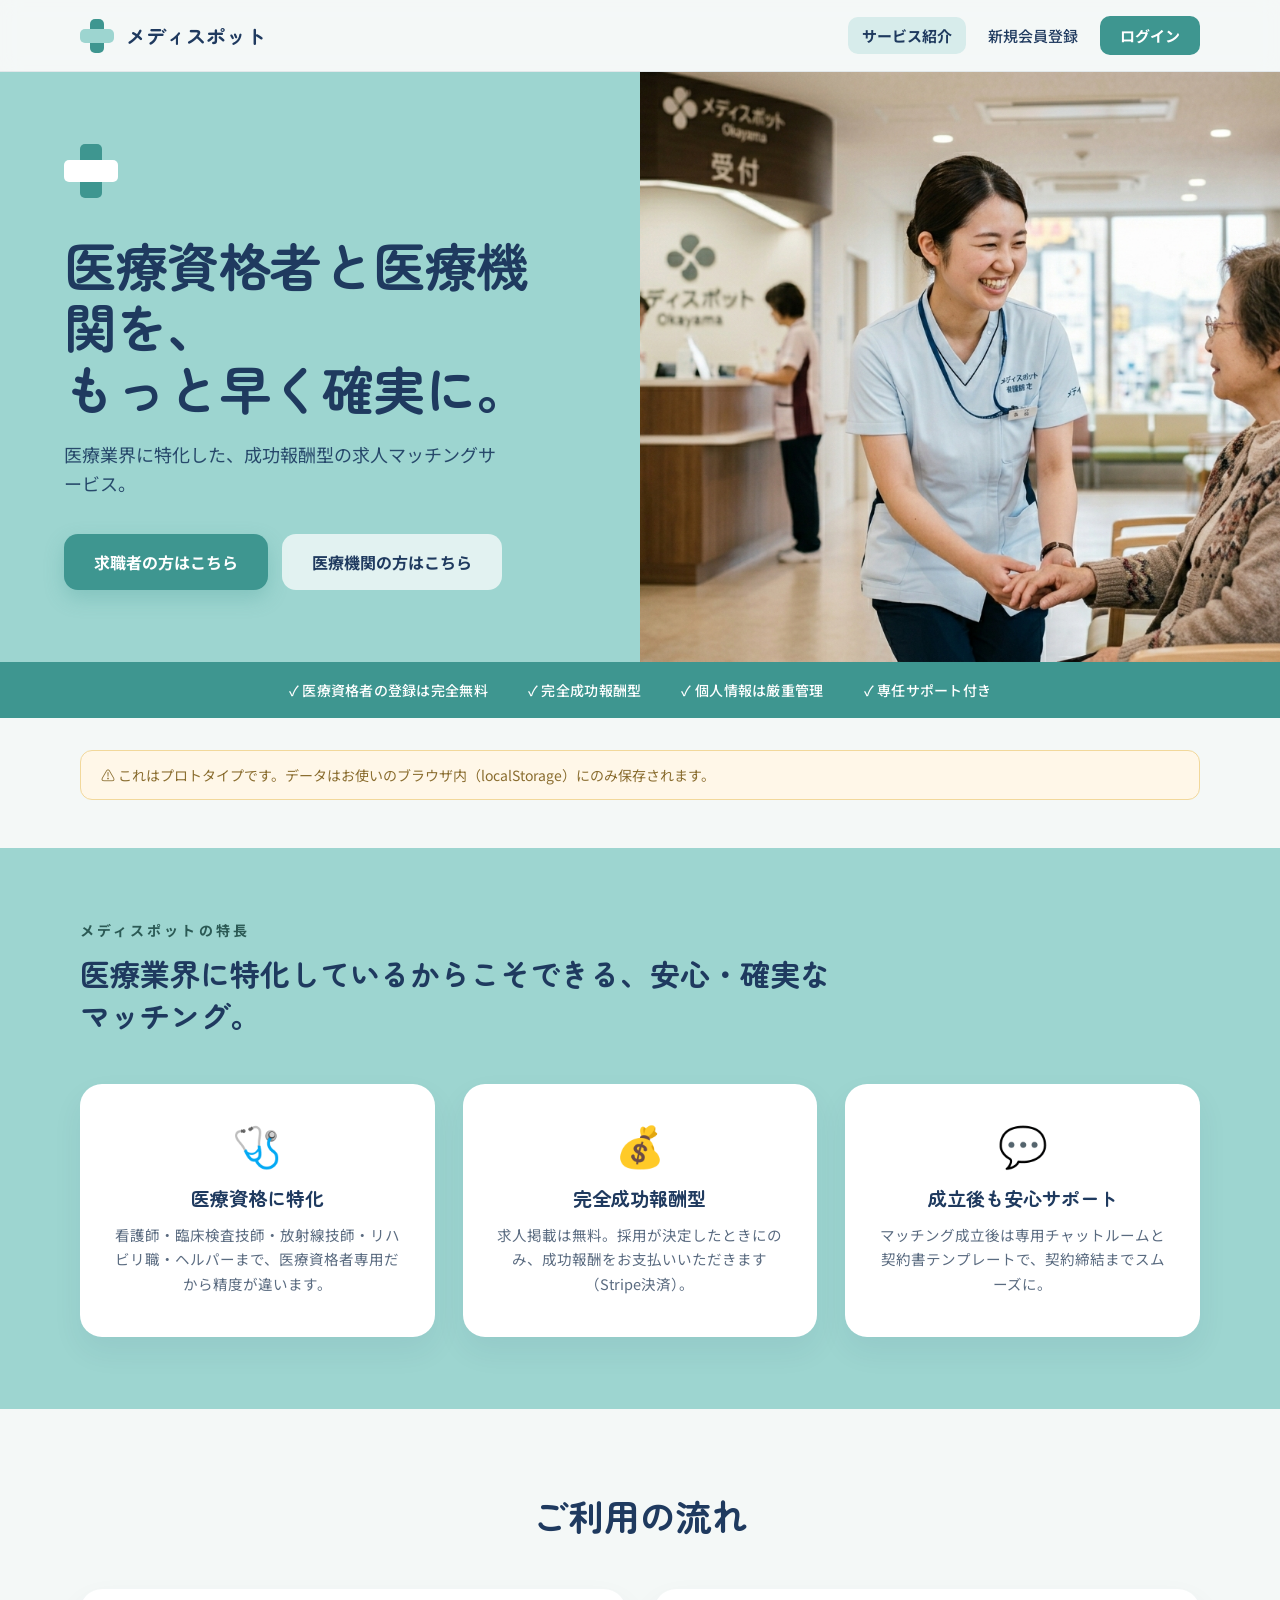
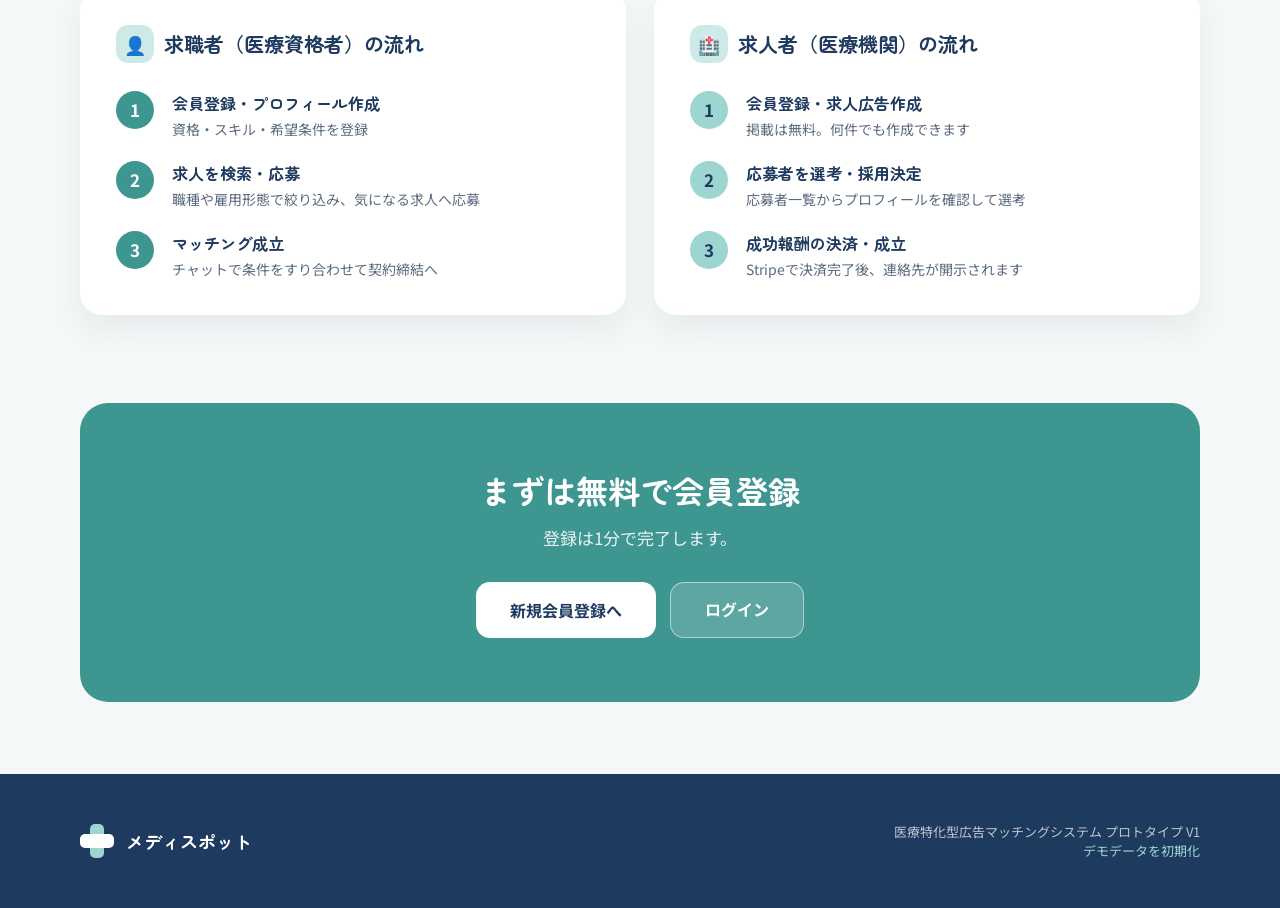
<file: index.html>
<!DOCTYPE html>
<html lang="ja">
<head>
  <meta charset="UTF-8">
  <meta name="viewport" content="width=device-width, initial-scale=1">
  <title>メディスポット | 医療特化型広告マッチングシステム</title>

  <!-- Font (bo tròn kiểu y tế) -->
  <link rel="preconnect" href="https://fonts.googleapis.com">
  <link rel="preconnect" href="https://fonts.gstatic.com" crossorigin>
  <link href="https://fonts.googleapis.com/css2?family=Zen+Maru+Gothic:wght@400;500;700;900&family=Noto+Sans+JP:wght@400;500;700&display=swap" rel="stylesheet">

  <!-- File CSS riêng, bạn sửa màu/cỡ chữ trong đây -->
  <link href="medispot.css" rel="stylesheet">
</head>
<body>

  <!-- ===================== HEADER ===================== -->
  <header class="site-header">
    <div class="header-inner">
      <a class="brand" href="index.html">
        <!-- Logo dấu cộng. Nếu có ảnh logo riêng, thay bằng:
             <img src="images/logo.png" alt="ロゴ" style="height:34px"> -->
        <span class="logo-mark">
          <span class="logo-v"></span>
          <span class="logo-h"></span>
        </span>
        <span class="brand-name">メディスポット</span>
      </a>
      <nav class="main-nav">
        <a href="index.html" class="active">サービス紹介</a>
        <a href="register.html">新規会員登録</a>
        <a href="login.html" class="nav-btn">ログイン</a>
      </nav>
    </div>
  </header>

  <!-- ===================== HERO ===================== -->
  <section class="hero">
    <!-- Cột trái: chữ -->
    <div class="hero-copy">
      <span class="logo-mark big">
        <span class="logo-v"></span>
        <span class="logo-h"></span>
      </span>
      <h1>医療資格者と医療機関を、<br>もっと早く確実に。</h1>
      <p>医療業界に特化した、成功報酬型の求人マッチングサービス。</p>
      <div class="hero-actions">
        <a class="btn btn-primary" href="seeker.html">求職者の方はこちら</a>
        <a class="btn btn-soft" href="employer.html">医療機関の方はこちら</a>
      </div>
    </div>

    <!-- Cột phải: ẢNH HERO
         👉 ĐẶT ẢNH VÀO ĐÂY: đổi src thành ảnh của bạn (vd: images/hero.jpg) -->
    <div class="hero-photo">

      <img src="img/medi.png" alt="医療スタッフ"
       onerror="this.style.display='none'">
    </div>
  </section>

  <!-- ===================== TRUST STRIP ===================== -->
  <div class="trust-strip">
    <span>✓ 医療資格者の登録は完全無料</span>
    <span>✓ 完全成功報酬型</span>
    <span>✓ 個人情報は厳重管理</span>
    <span>✓ 専任サポート付き</span>
  </div>

  <!-- ===================== PROTO NOTE ===================== -->
  <div class="wrap">
    <div class="proto-note">⚠️ これはプロトタイプです。データはお使いのブラウザ内（localStorage）にのみ保存されます。</div>
  </div>

  <!-- ===================== FEATURES ===================== -->
  <section class="features">
    <div class="wrap">
      <p class="eyebrow">メディスポットの特長</p>
      <h2 class="section-heading">医療業界に特化しているからこそできる、安心・確実なマッチング。</h2>

      <div class="feature-grid">
        <div class="card feature">
          <!-- Icon: có thể thay bằng <img src="images/icon1.png" class="feature-img"> -->
          <div class="feature-icon">🩺</div>
          <h3>医療資格に特化</h3>
          <p>看護師・臨床検査技師・放射線技師・リハビリ職・ヘルパーまで、医療資格者専用だから精度が違います。</p>
        </div>
        <div class="card feature">
          <div class="feature-icon">💰</div>
          <h3>完全成功報酬型</h3>
          <p>求人掲載は無料。採用が決定したときにのみ、成功報酬をお支払いいただきます（Stripe決済）。</p>
        </div>
        <div class="card feature">
          <div class="feature-icon">💬</div>
          <h3>成立後も安心サポート</h3>
          <p>マッチング成立後は専用チャットルームと契約書テンプレートで、契約締結までスムーズに。</p>
        </div>
      </div>
    </div>
  </section>

  <!-- ===================== FLOW ===================== -->
  <section class="wrap flow">
    <h2 class="section-title">ご利用の流れ</h2>
    <div class="flow-grid">

      <!-- Người tìm việc -->
      <div class="card">
        <h3 class="flow-head"><span class="flow-badge">👤</span>求職者（医療資格者）の流れ</h3>
        <div class="steps">
          <div class="step"><div class="num">1</div><div><h4>会員登録・プロフィール作成</h4><p>資格・スキル・希望条件を登録</p></div></div>
          <div class="step"><div class="num">2</div><div><h4>求人を検索・応募</h4><p>職種や雇用形態で絞り込み、気になる求人へ応募</p></div></div>
          <div class="step"><div class="num">3</div><div><h4>マッチング成立</h4><p>チャットで条件をすり合わせて契約締結へ</p></div></div>
        </div>
      </div>

      <!-- Cơ sở y tế -->
      <div class="card">
        <h3 class="flow-head"><span class="flow-badge">🏥</span>求人者（医療機関）の流れ</h3>
        <div class="steps">
          <div class="step"><div class="num num-alt">1</div><div><h4>会員登録・求人広告作成</h4><p>掲載は無料。何件でも作成できます</p></div></div>
          <div class="step"><div class="num num-alt">2</div><div><h4>応募者を選考・採用決定</h4><p>応募者一覧からプロフィールを確認して選考</p></div></div>
          <div class="step"><div class="num num-alt">3</div><div><h4>成功報酬の決済・成立</h4><p>Stripeで決済完了後、連絡先が開示されます</p></div></div>
        </div>
      </div>

    </div>
  </section>

  <!-- ===================== CTA ===================== -->
  <section class="wrap">
    <div class="cta-box">
      <h3>まずは無料で会員登録</h3>
      <p>登録は1分で完了します。</p>
      <div class="cta-actions">
        <a class="btn btn-white" href="register.html">新規会員登録へ</a>
        <a class="btn btn-outline" href="login.html">ログイン</a>
      </div>
    </div>
  </section>

  <!-- ===================== FOOTER ===================== -->
  <footer class="site-footer">
    <div class="footer-inner">
      <div class="brand">
        <span class="logo-mark footer-logo">
          <span class="logo-v"></span>
          <span class="logo-h"></span>
        </span>
        <span class="brand-name light">メディスポット</span>
      </div>
      <p class="footer-text">
        医療特化型広告マッチングシステム プロトタイプ V1<br>
        <a href="#">デモデータを初期化</a>
      </p>
    </div>
  </footer>

</body>
</html>
</file>
<file: medispot.css>
/* ============================================================
   メディスポット — Bảng màu (sửa màu ở đây)
   ============================================================ */
:root{
  --teal-light: #9DD5D0;   /* xanh ngọc nhạt (nền hero, nền features) */
  --teal:       #3E9690;   /* xanh ngọc đậm (nút, dải tin cậy, CTA) */
  --navy:       #1F3A5F;   /* xanh navy (chữ tiêu đề) */
  --paper:      #F4F8F7;   /* nền trang */
  --white:      #FFFFFF;
  --text-muted: #5a6b80;   /* chữ phụ */
}

*{ box-sizing:border-box; margin:0; padding:0; }
html{ scroll-behavior:smooth; }
body{
  background:var(--paper);
  font-family:'Noto Sans JP', sans-serif;
  color:var(--navy);
  -webkit-font-smoothing:antialiased;
}
img,svg{ max-width:100%; display:block; }
::selection{ background:var(--teal-light); color:var(--navy); }

/* Khung nội dung giữa trang */
.wrap{ max-width:1200px; margin:0 auto; padding:0 40px; }

/* Tiêu đề dùng font bo tròn */
h1,h2,h3,h4,.brand-name{ font-family:'Zen Maru Gothic', sans-serif; }

/* ============================================================
   LOGO (dấu cộng)
   ============================================================ */
.logo-mark{ position:relative; width:34px; height:34px; display:inline-block; flex:none; }
.logo-mark .logo-v{ position:absolute; left:10px; top:0;  width:14px; height:34px; background:var(--teal);       border-radius:5px; }
.logo-mark .logo-h{ position:absolute; left:0;  top:10px; width:34px; height:14px; background:var(--teal-light); border-radius:5px; }
.logo-mark.big{ width:54px; height:54px; margin-bottom:36px; }
.logo-mark.big .logo-v{ left:16px; width:22px; height:54px; }
.logo-mark.big .logo-h{ top:16px; width:54px; height:22px; background:#fff; }
.footer-logo .logo-v{ background:var(--teal-light); }
.footer-logo .logo-h{ background:#fff; }

/* ============================================================
   HEADER
   ============================================================ */
.site-header{
  position:sticky; top:0; z-index:50;
  background:rgba(244,248,247,0.88);
  backdrop-filter:blur(10px);
  border-bottom:1px solid rgba(31,58,95,0.08);
}
.header-inner{ max-width:1200px; margin:0 auto; padding:16px 40px; display:flex; align-items:center; justify-content:space-between; }
.brand{ display:flex; align-items:center; gap:12px; text-decoration:none; }
.brand-name{ font-weight:700; font-size:20px; color:var(--navy); }
.brand-name.light{ color:#fff; font-size:18px; }
.main-nav{ display:flex; align-items:center; gap:8px; }
.main-nav a{ font-size:15px; font-weight:500; text-decoration:none; color:var(--navy); padding:8px 14px; border-radius:10px; }
.main-nav a.active{ font-weight:700; background:rgba(157,213,208,0.35); }
.main-nav a.nav-btn{ font-weight:700; color:#fff; background:var(--teal); padding:9px 20px; }

/* ============================================================
   HERO
   ============================================================ */
.hero{ display:grid; grid-template-columns:1fr 1fr; min-height:560px; }
.hero-copy{ background:var(--teal-light); display:flex; flex-direction:column; justify-content:center; padding:72px 64px; }
.hero-copy h1{ font-weight:700; font-size:52px; line-height:1.18; color:var(--navy); letter-spacing:-0.5px; }
.hero-copy p{ font-size:18px; line-height:1.6; color:#27496b; margin-top:22px; max-width:440px; }
.hero-actions{ display:flex; flex-wrap:wrap; gap:14px; margin-top:36px; }
.hero-photo{ position:relative; background:#E8EDEC; }
.hero-photo img{ position:absolute; inset:0; width:100%; height:100%; object-fit:cover; }

/* Nút bấm */
.btn{ display:inline-block; font-weight:700; font-size:16px; text-decoration:none; padding:16px 30px; border-radius:14px; }
.btn-primary{ color:#fff; background:var(--teal); box-shadow:0 8px 20px rgba(62,150,144,0.28); }
.btn-soft{ color:var(--navy); background:rgba(255,255,255,0.7); }
.btn-white{ color:var(--navy); background:#fff; padding:16px 34px; }
.btn-outline{ color:#fff; background:rgba(255,255,255,0.16); border:1.5px solid rgba(255,255,255,0.5); padding:14.5px 34px; }

/* ============================================================
   TRUST STRIP
   ============================================================ */
.trust-strip{ background:var(--teal); color:#fff; display:flex; flex-wrap:wrap; justify-content:center; gap:14px 40px; padding:18px 40px; }
.trust-strip span{ font-size:14px; font-weight:500; letter-spacing:0.02em; }

/* Ghi chú prototype */
.proto-note{ background:#FFF7E8; border:1px solid #F2D89B; border-radius:12px; padding:14px 20px; font-size:14px; color:#8a6d2f; margin-top:32px; }

/* ============================================================
   FEATURES
   ============================================================ */
.features{ background:var(--teal-light); margin-top:48px; padding:72px 0; }
.eyebrow{ font-size:14px; font-weight:700; letter-spacing:0.22em; color:#2c5a55; margin-bottom:12px; }
.section-heading{ font-weight:700; font-size:30px; color:var(--navy); max-width:760px; line-height:1.4; }
.feature-grid{ display:grid; grid-template-columns:repeat(3,1fr); gap:28px; margin-top:48px; }
.card{ background:#fff; border-radius:22px; box-shadow:0 14px 30px rgba(31,58,95,0.07); }
.feature{ padding:40px 32px; text-align:center; }
.feature-icon{ font-size:40px; line-height:1; margin-bottom:20px; }
.feature-img{ width:64px; height:64px; margin:0 auto 20px; object-fit:contain; } /* dùng nếu thay icon bằng ảnh */
.feature h3{ font-weight:700; font-size:19px; color:var(--navy); margin-bottom:12px; }
.feature p{ font-size:14.5px; line-height:1.7; color:var(--text-muted); }

/* ============================================================
   FLOW
   ============================================================ */
.flow{ padding:80px 40px 24px; }
.section-title{ font-weight:700; font-size:36px; color:var(--navy); text-align:center; margin-bottom:48px; }
.flow-grid{ display:grid; grid-template-columns:1fr 1fr; gap:28px; }
.flow .card{ padding:36px; }
.flow-head{ font-weight:700; font-size:20px; color:var(--navy); margin-bottom:28px; display:flex; align-items:center; gap:10px; }
.flow-badge{ background:rgba(157,213,208,0.5); width:38px; height:38px; border-radius:12px; display:inline-flex; align-items:center; justify-content:center; font-size:18px; }
.steps{ display:flex; flex-direction:column; gap:22px; }
.step{ display:flex; gap:18px; }
.step .num{ flex:none; width:38px; height:38px; border-radius:50%; background:var(--teal); color:#fff; font-weight:700; display:flex; align-items:center; justify-content:center; font-size:17px; }
.step .num.num-alt{ background:var(--teal-light); color:var(--navy); }
.step h4{ font-size:16px; font-weight:700; color:var(--navy); margin-bottom:4px; }
.step p{ font-size:14px; color:var(--text-muted); }

/* ============================================================
   CTA
   ============================================================ */
.cta-box{ background:var(--teal); border-radius:28px; padding:64px 40px; text-align:center; color:#fff; margin-top:64px; }
.cta-box h3{ font-weight:700; font-size:32px; margin-bottom:12px; }
.cta-box p{ font-size:17px; color:rgba(255,255,255,0.88); margin-bottom:32px; }
.cta-actions{ display:flex; justify-content:center; gap:14px; flex-wrap:wrap; }

/* ============================================================
   FOOTER
   ============================================================ */
.site-footer{ margin-top:72px; background:var(--navy); color:#fff; }
.footer-inner{ max-width:1200px; margin:0 auto; padding:48px 40px; display:flex; flex-wrap:wrap; gap:24px; align-items:center; justify-content:space-between; }
.footer-text{ font-size:13px; color:rgba(255,255,255,0.7); text-align:right; }
.footer-text a{ color:var(--teal-light); text-decoration:none; }

/* ============================================================
   RESPONSIVE — điện thoại / máy tính bảng (màn hình ≤ 860px)
   ============================================================ */
@media (max-width:860px){
  .wrap, .flow{ padding-left:20px; padding-right:20px; }
  .header-inner{ padding:14px 20px; flex-wrap:wrap; gap:10px; }
  .main-nav{ gap:6px; }
  .main-nav a{ font-size:13px; padding:7px 11px; }

  .hero{ grid-template-columns:1fr; min-height:0; }
  .hero-copy{ padding:48px 26px; }
  .hero-copy h1{ font-size:34px; }
  .hero-copy p{ font-size:16px; }
  .hero-photo{ min-height:320px; }

  .trust-strip{ justify-content:flex-start; gap:10px 22px; }
  .feature-grid{ grid-template-columns:1fr; }
  .flow-grid{ grid-template-columns:1fr; }
  .section-title{ font-size:28px; }
  .cta-box{ padding:44px 24px; }
  .cta-box h3{ font-size:26px; }
  .footer-inner{ justify-content:center; text-align:center; }
  .footer-text{ text-align:center; }
}
</file>
